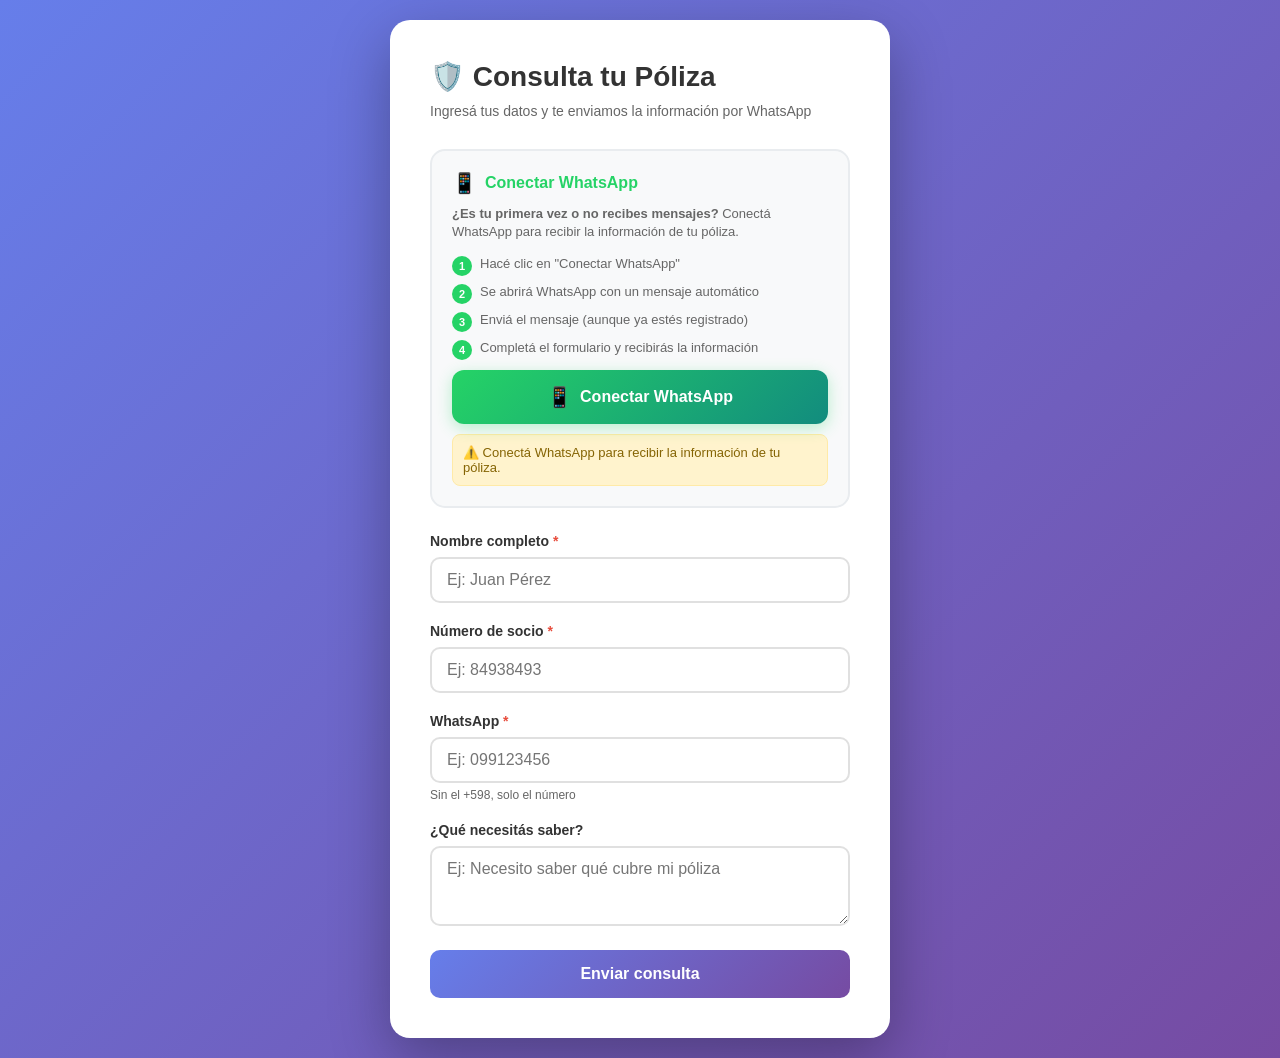
<file: test/poliza_form.html>
<!DOCTYPE html>
<html lang="es">
<head>
    <meta charset="UTF-8">
    <meta name="viewport" content="width=device-width, initial-scale=1.0">
    <title>Consulta tu Póliza</title>
    <style>
        * {
            margin: 0;
            padding: 0;
            box-sizing: border-box;
        }
        
        body {
            font-family: -apple-system, BlinkMacSystemFont, 'Segoe UI', Roboto, Oxygen, Ubuntu, Cantarell, sans-serif;
            background: linear-gradient(135deg, #667eea 0%, #764ba2 100%);
            min-height: 100vh;
            display: flex;
            justify-content: center;
            align-items: center;
            padding: 20px;
        }
        
        .container {
            background: white;
            border-radius: 20px;
            padding: 40px;
            max-width: 500px;
            width: 100%;
            box-shadow: 0 20px 60px rgba(0,0,0,0.3);
        }
        
        h1 {
            color: #333;
            margin-bottom: 10px;
            font-size: 28px;
        }
        
        .subtitle {
            color: #666;
            margin-bottom: 30px;
            font-size: 14px;
        }
        
        .form-group {
            margin-bottom: 20px;
        }
        
        label {
            display: block;
            color: #333;
            font-weight: 600;
            margin-bottom: 8px;
            font-size: 14px;
        }
        
        input, textarea {
            width: 100%;
            padding: 12px 15px;
            border: 2px solid #e0e0e0;
            border-radius: 10px;
            font-size: 16px;
            transition: all 0.3s;
            font-family: inherit;
        }
        
        input:focus, textarea:focus {
            outline: none;
            border-color: #667eea;
            box-shadow: 0 0 0 3px rgba(102, 126, 234, 0.1);
        }
        
        textarea {
            resize: vertical;
            min-height: 80px;
        }
        
        button {
            width: 100%;
            padding: 15px;
            background: linear-gradient(135deg, #667eea 0%, #764ba2 100%);
            color: white;
            border: none;
            border-radius: 10px;
            font-size: 16px;
            font-weight: 600;
            cursor: pointer;
            transition: transform 0.2s, box-shadow 0.2s;
        }
        
        button:hover {
            transform: translateY(-2px);
            box-shadow: 0 10px 20px rgba(102, 126, 234, 0.3);
        }
        
        button:active {
            transform: translateY(0);
        }
        
        button:disabled {
            opacity: 0.6;
            cursor: not-allowed;
            transform: none;
        }
        
        .message {
            margin-top: 20px;
            padding: 15px;
            border-radius: 10px;
            font-size: 14px;
            display: none;
        }
        
        .message.success {
            background: #d4edda;
            color: #155724;
            border: 1px solid #c3e6cb;
        }
        
        .message.error {
            background: #f8d7da;
            color: #721c24;
            border: 1px solid #f5c6cb;
        }
        
        .message.show {
            display: block;
            animation: slideIn 0.3s ease;
        }
        
        @keyframes slideIn {
            from {
                opacity: 0;
                transform: translateY(-10px);
            }
            to {
                opacity: 1;
                transform: translateY(0);
            }
        }
        
        .required {
            color: #e74c3c;
        }
        
        /* Estilos para el botón de WhatsApp */
        .whatsapp-section {
            background: #f8f9fa;
            border-radius: 15px;
            padding: 20px;
            margin-bottom: 25px;
            border: 2px solid #e9ecef;
        }
        
        .whatsapp-title {
            color: #25d366;
            font-size: 16px;
            font-weight: 600;
            margin-bottom: 10px;
            display: flex;
            align-items: center;
            gap: 8px;
        }
        
        .whatsapp-instructions {
            color: #666;
            font-size: 13px;
            margin-bottom: 15px;
            line-height: 1.4;
        }
        
        .whatsapp-button {
            display: inline-flex;
            align-items: center;
            justify-content: center;
            gap: 8px;
            width: 100%;
            padding: 15px 20px;
            background: linear-gradient(135deg, #25d366 0%, #128c7e 100%);
            color: white;
            text-decoration: none;
            border-radius: 12px;
            font-size: 16px;
            font-weight: 600;
            transition: all 0.3s ease;
            border: none;
            cursor: pointer;
            box-shadow: 0 4px 15px rgba(37, 211, 102, 0.3);
        }
        
        .whatsapp-button:hover {
            transform: translateY(-2px);
            box-shadow: 0 8px 25px rgba(37, 211, 102, 0.4);
            text-decoration: none;
            color: white;
        }
        
        .whatsapp-button:active {
            transform: translateY(0);
        }
        
        .whatsapp-icon {
            font-size: 20px;
        }
        
        .connection-status {
            margin-top: 10px;
            padding: 10px;
            border-radius: 8px;
            font-size: 13px;
            display: none;
        }
        
        .connection-status.connected {
            background: #d4edda;
            color: #155724;
            border: 1px solid #c3e6cb;
        }
        
        .connection-status.not-connected {
            background: #fff3cd;
            color: #856404;
            border: 1px solid #ffeaa7;
        }
        
        .step-list {
            list-style: none;
            padding: 0;
            margin: 10px 0;
        }
        
        .step-list li {
            display: flex;
            align-items: flex-start;
            gap: 8px;
            margin-bottom: 8px;
            font-size: 13px;
            color: #666;
        }
        
        .step-number {
            background: #25d366;
            color: white;
            width: 20px;
            height: 20px;
            border-radius: 50%;
            display: flex;
            align-items: center;
            justify-content: center;
            font-size: 11px;
            font-weight: bold;
            flex-shrink: 0;
        }
    </style>
</head>
<body>
    <div class="container">
        <h1>🛡️ Consulta tu Póliza</h1>
        <p class="subtitle">Ingresá tus datos y te enviamos la información por WhatsApp</p>
        
        <!-- Sección de WhatsApp -->
        <div class="whatsapp-section">
            <div class="whatsapp-title">
                <span class="whatsapp-icon">📱</span>
                Conectar WhatsApp
            </div>
            <p class="whatsapp-instructions">
                <strong>¿Es tu primera vez o no recibes mensajes?</strong> Conectá WhatsApp para recibir la información de tu póliza.
            </p>
            
            <ol class="step-list">
                <li>
                    <span class="step-number">1</span>
                    <span>Hacé clic en "Conectar WhatsApp"</span>
                </li>
                <li>
                    <span class="step-number">2</span>
                    <span>Se abrirá WhatsApp con un mensaje automático</span>
                </li>
                <li>
                    <span class="step-number">3</span>
                    <span>Enviá el mensaje (aunque ya estés registrado)</span>
                </li>
                <li>
                    <span class="step-number">4</span>
                    <span>Completá el formulario y recibirás la información</span>
                </li>
            </ol>
            
            <a href="https://wa.me/14155238886?text=join%20hot-setting" 
               target="_blank" 
               class="whatsapp-button"
               id="whatsappBtn">
                <span class="whatsapp-icon">📱</span>
                Conectar WhatsApp
            </a>
            
            <div id="connectionStatus" class="connection-status"></div>
        </div>
        
        <form id="polizaForm">
            <div class="form-group">
                <label for="nombre">Nombre completo <span class="required">*</span></label>
                <input type="text" id="nombre" name="nombre" required placeholder="Ej: Juan Pérez">
            </div>
            
            <div class="form-group">
                <label for="nro_socio">Número de socio <span class="required">*</span></label>
                <input type="text" id="nro_socio" name="nro_socio" required placeholder="Ej: 84938493">
            </div>
            
            <div class="form-group">
                <label for="whatsapp">WhatsApp <span class="required">*</span></label>
                <input type="tel" id="whatsapp" name="whatsapp" required placeholder="Ej: 099123456">
                <small style="color: #666; font-size: 12px; display: block; margin-top: 5px;">
                    Sin el +598, solo el número
                </small>
            </div>
            
            <div class="form-group">
                <label for="consulta">¿Qué necesitás saber?</label>
                <textarea id="consulta" name="consulta" placeholder="Ej: Necesito saber qué cubre mi póliza"></textarea>
            </div>
            
            <button type="submit" id="submitBtn">
                Enviar consulta
            </button>
        </form>
        
        <div id="message" class="message"></div>
    </div>

    <script>
        const form = document.getElementById('polizaForm');
        const submitBtn = document.getElementById('submitBtn');
        const messageDiv = document.getElementById('message');
        const whatsappBtn = document.getElementById('whatsappBtn');
        const connectionStatus = document.getElementById('connectionStatus');
        
        // Verificar si ya se conectó a WhatsApp
        function checkWhatsAppConnection() {
            const connected = localStorage.getItem('whatsappConnected');
            if (connected === 'true') {
                showConnectionStatus('connected', '✅ ¡WhatsApp conectado! Ya podés recibir mensajes.');
            } else {
                showConnectionStatus('not-connected', '⚠️ Conectá WhatsApp para recibir la información de tu póliza.');
            }
        }
        
        // Mostrar estado de conexión
        function showConnectionStatus(type, message) {
            connectionStatus.textContent = message;
            connectionStatus.className = `connection-status ${type}`;
            connectionStatus.style.display = 'block';
        }
        
        // Manejar clic en botón de WhatsApp
        whatsappBtn.addEventListener('click', function() {
            // Marcar como conectado en localStorage
            localStorage.setItem('whatsappConnected', 'true');
            
            // Mostrar mensaje de confirmación después de un breve delay
            setTimeout(() => {
                showConnectionStatus('connected', '✅ ¡Perfecto! WhatsApp se abrió. Enviá el mensaje y completá el formulario.');
            }, 1000);
        });
        
        // Verificar conexión al cargar la página
        checkWhatsAppConnection();
        
        form.addEventListener('submit', async (e) => {
            e.preventDefault();
            
            // Deshabilitar botón
            submitBtn.disabled = true;
            submitBtn.textContent = 'Enviando...';
            
            // Obtener datos
            const formData = {
                nombre: document.getElementById('nombre').value.trim(),
                nro_socio: document.getElementById('nro_socio').value.trim(),
                whatsapp: document.getElementById('whatsapp').value.trim(),
                consulta: document.getElementById('consulta').value.trim(),
                timestamp: new Date().toISOString()
            };
            
            try {
                // CAMBIÁ ESTA URL por tu webhook de n8n
                const response = await fetch('https://flows.olimarteam.uy/webhook-test/consulta-poliza', {
                    method: 'POST',
                    headers: {
                        'Content-Type': 'application/json',
                    },
                    body: JSON.stringify(formData)
                });
                
                if (response.ok) {
                    const connected = localStorage.getItem('whatsappConnected');
                    if (connected === 'true') {
                        showMessage('¡Listo! En breve recibirás la información por WhatsApp 📱', 'success');
                    } else {
                        showMessage('¡Formulario enviado! Recordá conectar WhatsApp para recibir la información 📱', 'success');
                    }
                    form.reset();
                } else {
                    throw new Error('Error en el servidor');
                }
            } catch (error) {
                showMessage('Hubo un error. Por favor intentá nuevamente o contactanos.', 'error');
            } finally {
                submitBtn.disabled = false;
                submitBtn.textContent = 'Enviar consulta';
            }
        });
        
        function showMessage(text, type) {
            messageDiv.textContent = text;
            messageDiv.className = `message ${type} show`;
            
            setTimeout(() => {
                messageDiv.classList.remove('show');
            }, 5000);
        }
    </script>
</body>
</html>
</file>
